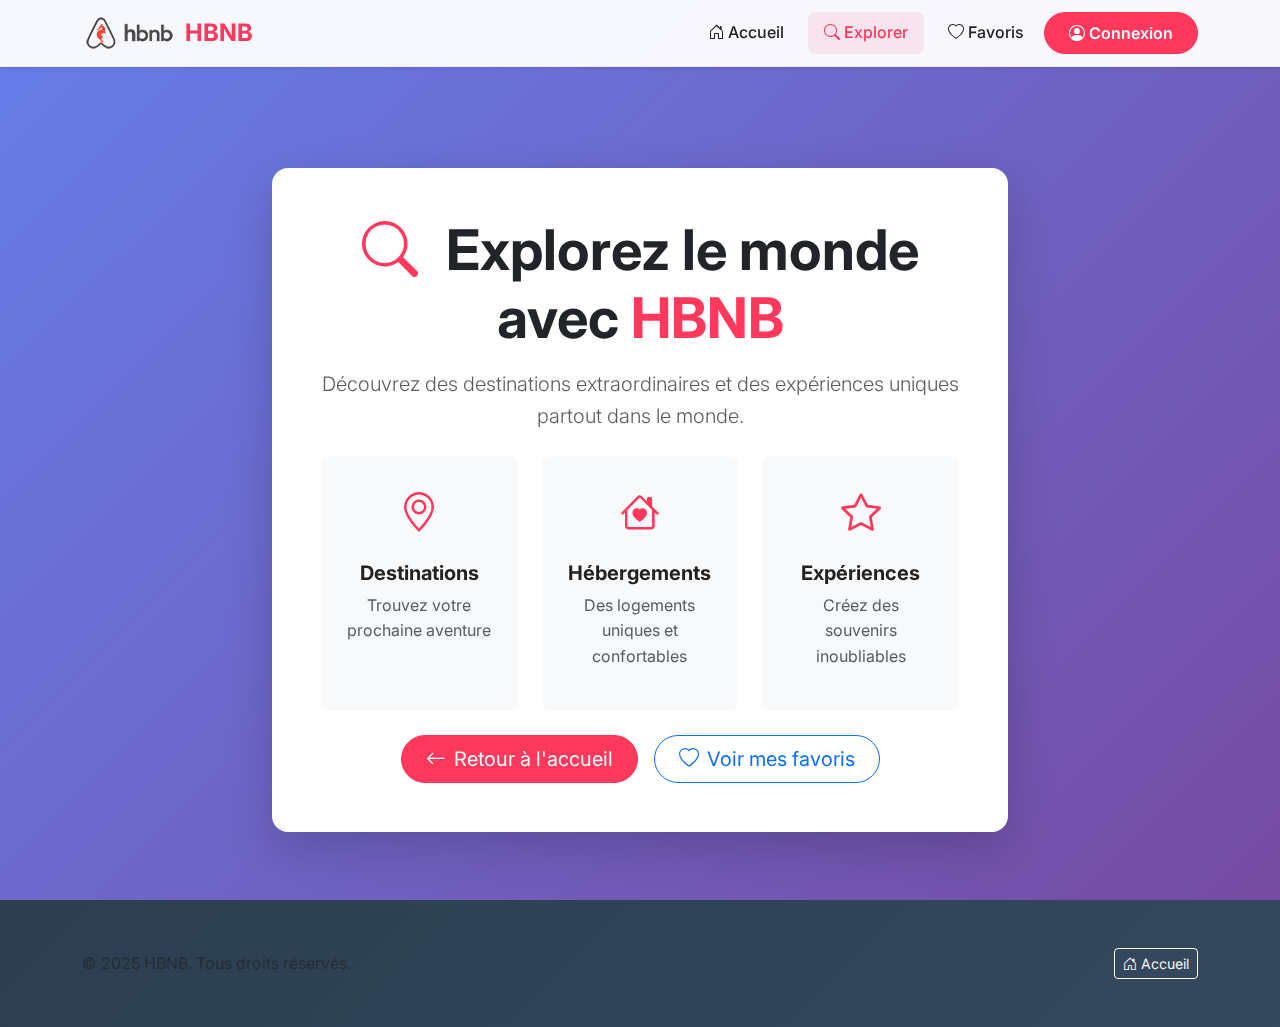
<file: part4/base_files/explorer.html>
<!DOCTYPE html>
<html lang="fr">
<head>
    <meta charset="UTF-8">
    <meta name="viewport" content="width=device-width, initial-scale=1.0">
    <title>HBNB - Explorer</title>
    
    <!-- Bootstrap 5 CSS -->
    <link href="https://cdn.jsdelivr.net/npm/bootstrap@5.3.2/dist/css/bootstrap.min.css" rel="stylesheet">
    <!-- Bootstrap Icons -->
    <link rel="stylesheet" href="https://cdn.jsdelivr.net/npm/bootstrap-icons@1.11.1/font/bootstrap-icons.css">
    <!-- Google Fonts -->
    <link href="https://fonts.googleapis.com/css2?family=Inter:wght@300;400;500;600;700&display=swap" rel="stylesheet">
    <!-- Custom CSS -->
    <link rel="stylesheet" href="css/style.css">
</head>
<body>
    <!-- Navigation -->
    <nav class="navbar navbar-expand-lg navbar-light bg-white fixed-top shadow-sm">
        <div class="container">
            <a class="navbar-brand d-flex align-items-center" href="index.html">
                <img src="images/logo.png" alt="HBNB" height="40" class="me-2">
                <span class="fw-bold text-primary">HBNB</span>
            </a>
            
            <button class="navbar-toggler" type="button" data-bs-toggle="collapse" data-bs-target="#navbarNav">
                <span class="navbar-toggler-icon"></span>
            </button>
            
            <div class="collapse navbar-collapse" id="navbarNav">
                <ul class="navbar-nav ms-auto">
                    <li class="nav-item">
                        <a class="nav-link" href="index.html"><i class="bi bi-house-door me-1"></i>Accueil</a>
                    </li>
                    <li class="nav-item">
                        <a class="nav-link active" href="#"><i class="bi bi-search me-1"></i>Explorer</a>
                    </li>
                    <li class="nav-item">
                        <a class="nav-link" href="favoris.html"><i class="bi bi-heart me-1"></i>Favoris</a>
                    </li>
                    <li class="nav-item">
                        <a class="btn btn-primary rounded-pill px-4" href="login.html">
                            <i class="bi bi-person-circle me-1"></i>Connexion
                        </a>
                    </li>
                </ul>
            </div>
        </div>
    </nav>

    <!-- Hero Section -->
    <section class="hero-section vh-100 d-flex align-items-center position-relative overflow-hidden">
        <div class="hero-background position-absolute w-100 h-100">
            <div class="explorer-showcase"></div>
        </div>
        
        <div class="container">
            <div class="row align-items-center">
                <div class="col-lg-8 mx-auto text-center">
                    <div class="hero-content bg-white bg-opacity-95 backdrop-blur p-5 rounded-4 shadow-lg">
                        <h1 class="display-4 fw-bold text-dark mb-3">
                            <i class="bi bi-search text-primary me-3"></i>
                            Explorez le monde avec <span class="text-primary">HBNB</span>
                        </h1>
                        <p class="lead text-muted mb-4">
                            Découvrez des destinations extraordinaires et des expériences uniques partout dans le monde.
                        </p>
                        
                        <div class="row g-4 mb-4">
                            <div class="col-md-4">
                                <div class="explorer-card p-4 rounded-3 bg-light">
                                    <i class="bi bi-geo-alt text-primary fs-1 mb-3"></i>
                                    <h5 class="fw-bold">Destinations</h5>
                                    <p class="text-muted">Trouvez votre prochaine aventure</p>
                                </div>
                            </div>
                            <div class="col-md-4">
                                <div class="explorer-card p-4 rounded-3 bg-light">
                                    <i class="bi bi-house-heart text-primary fs-1 mb-3"></i>
                                    <h5 class="fw-bold">Hébergements</h5>
                                    <p class="text-muted">Des logements uniques et confortables</p>
                                </div>
                            </div>
                            <div class="col-md-4">
                                <div class="explorer-card p-4 rounded-3 bg-light">
                                    <i class="bi bi-star text-primary fs-1 mb-3"></i>
                                    <h5 class="fw-bold">Expériences</h5>
                                    <p class="text-muted">Créez des souvenirs inoubliables</p>
                                </div>
                            </div>
                        </div>
                        
                        <div class="d-flex gap-3 justify-content-center">
                            <a href="index.html" class="btn btn-primary btn-lg rounded-pill px-4">
                                <i class="bi bi-arrow-left me-2"></i>Retour à l'accueil
                            </a>
                            <a href="favoris.html" class="btn btn-outline-primary btn-lg rounded-pill px-4">
                                <i class="bi bi-heart me-2"></i>Voir mes favoris
                            </a>
                        </div>
                    </div>
                </div>
            </div>
        </div>
    </section>

    <!-- Footer -->
    <footer class="bg-dark text-light py-5">
        <div class="container">
            <div class="row align-items-center">
                <div class="col-md-6">
                    <p class="text-muted mb-0">&copy; 2025 HBNB. Tous droits réservés.</p>
                </div>
                <div class="col-md-6 text-md-end">
                    <a href="index.html" class="btn btn-outline-light btn-sm">
                        <i class="bi bi-house-door me-1"></i>Accueil
                    </a>
                </div>
            </div>
        </div>
    </footer>

    <!-- Bootstrap 5 JS -->
    <script src="https://cdn.jsdelivr.net/npm/bootstrap@5.3.2/dist/js/bootstrap.bundle.min.js"></script>
    <!-- Custom JS -->
    <script src="js/scripts.js"></script>
</body>
</html>
</file>
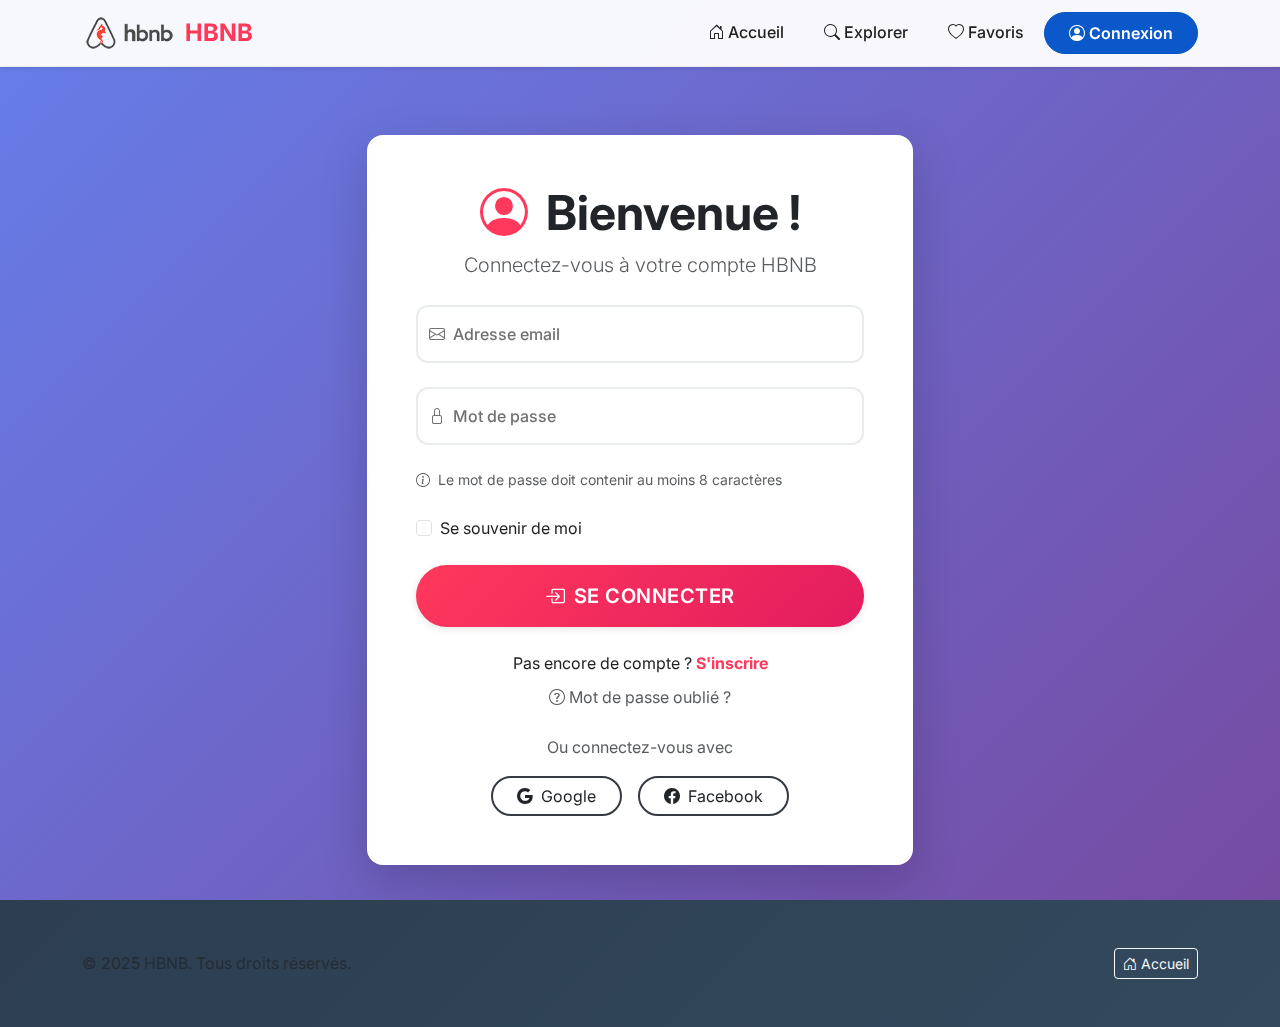
<file: part4/base_files/login.html>
<!DOCTYPE html>
<html lang="fr">
<head>
    <meta charset="UTF-8">
    <meta name="viewport" content="width=device-width, initial-scale=1.0">
    <title>HBNB - Connexion</title>
    
    <!-- Bootstrap 5 CSS -->
    <link href="https://cdn.jsdelivr.net/npm/bootstrap@5.3.2/dist/css/bootstrap.min.css" rel="stylesheet">
    <!-- Bootstrap Icons -->
    <link rel="stylesheet" href="https://cdn.jsdelivr.net/npm/bootstrap-icons@1.11.1/font/bootstrap-icons.css">
    <!-- Google Fonts -->
    <link href="https://fonts.googleapis.com/css2?family=Inter:wght@300;400;500;600;700&display=swap" rel="stylesheet">
    <!-- Custom CSS -->
    <link rel="stylesheet" href="css/style.css">
</head>
<body>
    <!-- Navigation -->
    <nav class="navbar navbar-expand-lg navbar-light bg-white fixed-top shadow-sm">
        <div class="container">
            <a class="navbar-brand d-flex align-items-center" href="index.html">
                <img src="images/logo.png" alt="HBNB" height="40" class="me-2">
                <span class="fw-bold text-primary">HBNB</span>
            </a>
            
            <button class="navbar-toggler" type="button" data-bs-toggle="collapse" data-bs-target="#navbarNav">
                <span class="navbar-toggler-icon"></span>
            </button>
            
            <div class="collapse navbar-collapse" id="navbarNav">
                <ul class="navbar-nav ms-auto">
                    <li class="nav-item">
                        <a class="nav-link" href="index.html"><i class="bi bi-house-door me-1"></i>Accueil</a>
                    </li>
                    <li class="nav-item">
                        <a class="nav-link" href="explorer.html"><i class="bi bi-search me-1"></i>Explorer</a>
                    </li>
                    <li class="nav-item">
                        <a class="nav-link" href="favoris.html"><i class="bi bi-heart me-1"></i>Favoris</a>
                    </li>
                    <li class="nav-item">
                        <a class="btn btn-primary rounded-pill px-4 active" href="#">
                            <i class="bi bi-person-circle me-1"></i>Connexion
                        </a>
                    </li>
                </ul>
            </div>
        </div>
    </nav>

    <!-- Login Section -->
    <section class="hero-section vh-100 d-flex align-items-center position-relative overflow-hidden">
        <div class="hero-background position-absolute w-100 h-100">
            <div class="login-showcase"></div>
        </div>
        
        <div class="container">
            <div class="row align-items-center">
                <div class="col-lg-6 mx-auto">
                    <div class="hero-content bg-white bg-opacity-95 backdrop-blur p-5 rounded-4 shadow-lg">
                        <div class="text-center mb-4">
                            <h1 class="display-5 fw-bold text-dark mb-2">
                                <i class="bi bi-person-circle text-primary me-2"></i>
                                Bienvenue !
                            </h1>
                            <p class="lead text-muted">Connectez-vous à votre compte HBNB</p>
                        </div>
                        
                        <form id="login-form" class="login-form">
                            <div class="mb-4">
                                <div class="form-floating">
                                    <input type="email" class="form-control" id="email" placeholder="votre@email.com" required>
                                    <label for="email">
                                        <i class="bi bi-envelope me-2"></i>Adresse email
                                    </label>
                                </div>
                            </div>
                            
                            <div class="mb-4">
                                <div class="form-floating">
                                    <input type="password" class="form-control" id="password" placeholder="••••••••" required>
                                    <label for="password">
                                        <i class="bi bi-lock me-2"></i>Mot de passe
                                    </label>
                                </div>
                                <div class="form-text">
                                    <i class="bi bi-info-circle me-1"></i>
                                    Le mot de passe doit contenir au moins 8 caractères
                                </div>
                            </div>
                            
                            <div class="mb-4">
                                <div class="form-check">
                                    <input class="form-check-input" type="checkbox" id="remember">
                                    <label class="form-check-label" for="remember">
                                        Se souvenir de moi
                                    </label>
                                </div>
                            </div>
                            
                            <div class="d-grid mb-4">
                                <button type="submit" class="btn btn-primary btn-lg rounded-pill py-3">
                                    <i class="bi bi-box-arrow-in-right me-2"></i>Se connecter
                                </button>
                            </div>
                            
                            <div class="text-center">
                                <p class="mb-2">
                                    Pas encore de compte ? 
                                    <a href="register.html" class="text-primary text-decoration-none fw-bold">
                                        S'inscrire
                                    </a>
                                </p>
                                <p class="mb-0">
                                    <a href="forgot-password.html" class="text-muted text-decoration-none">
                                        <i class="bi bi-question-circle me-1"></i>Mot de passe oublié ?
                                    </a>
                                </p>
                            </div>
                        </form>
                        
                        <div class="text-center mt-4">
                            <p class="text-muted mb-3">Ou connectez-vous avec</p>
                            <div class="d-flex gap-3 justify-content-center">
                                <button class="btn btn-outline-dark rounded-pill px-4">
                                    <i class="bi bi-google me-2"></i>Google
                                </button>
                                <button class="btn btn-outline-dark rounded-pill px-4">
                                    <i class="bi bi-facebook me-2"></i>Facebook
                                </button>
                            </div>
                        </div>
                    </div>
                </div>
            </div>
        </div>
    </section>

    <!-- Footer -->
    <footer class="bg-dark text-light py-5">
        <div class="container">
            <div class="row align-items-center">
                <div class="col-md-6">
                    <p class="text-muted mb-0">&copy; 2025 HBNB. Tous droits réservés.</p>
                </div>
                <div class="col-md-6 text-md-end">
                    <a href="index.html" class="btn btn-outline-light btn-sm">
                        <i class="bi bi-house-door me-1"></i>Accueil
                    </a>
                </div>
            </div>
        </div>
    </footer>

    <!-- Bootstrap 5 JS -->
    <script src="https://cdn.jsdelivr.net/npm/bootstrap@5.3.2/dist/js/bootstrap.bundle.min.js"></script>
    <!-- Custom JS -->
    <script src="js/scripts.js"></script>
</body>
</html>
</file>
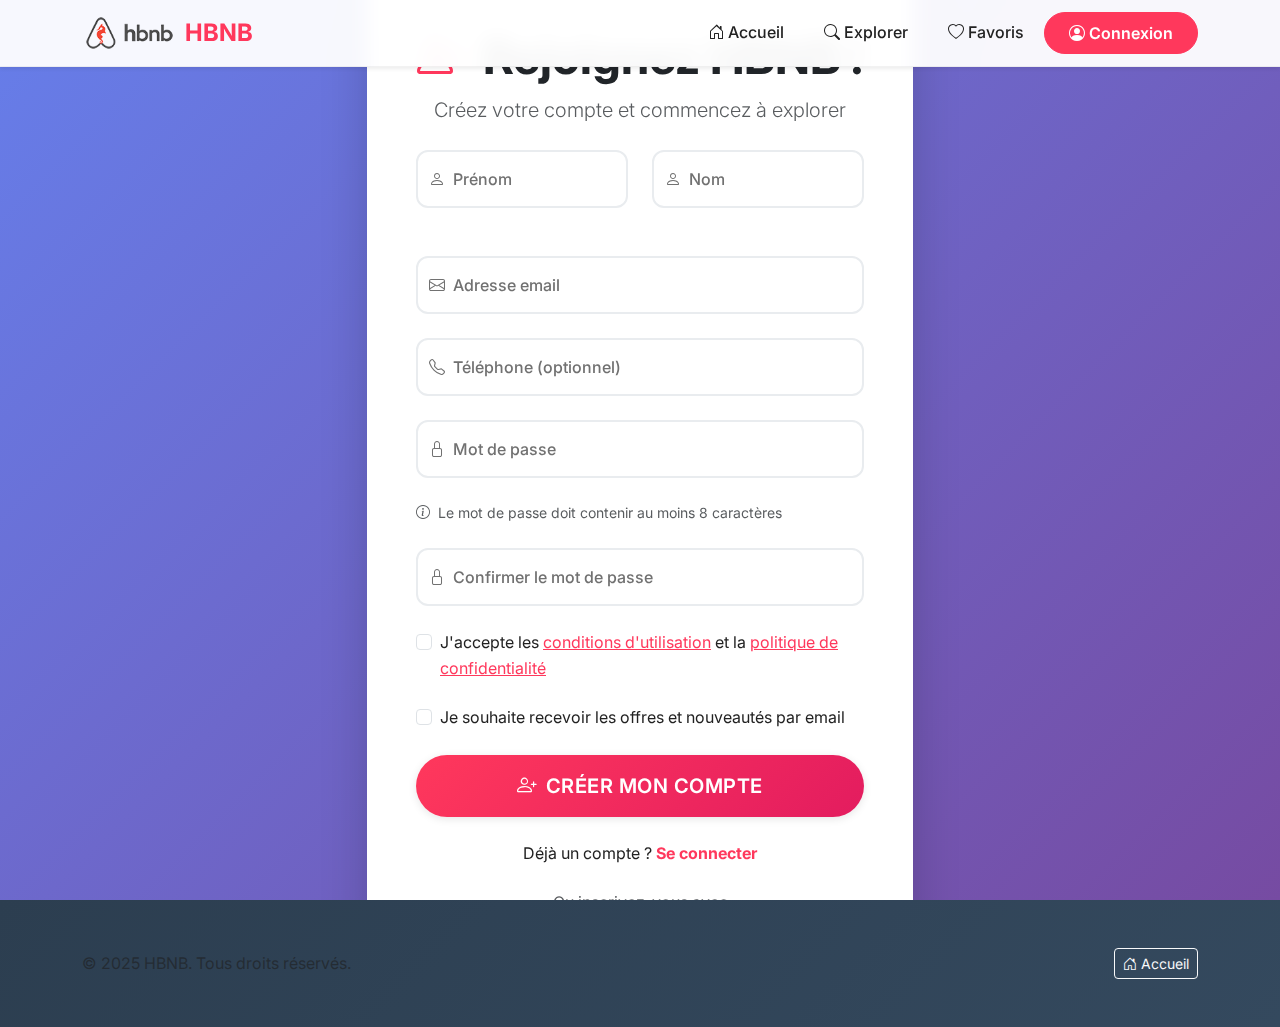
<file: part4/base_files/register.html>
<!DOCTYPE html>
<html lang="fr">
<head>
    <meta charset="UTF-8">
    <meta name="viewport" content="width=device-width, initial-scale=1.0">
    <title>HBNB - Inscription</title>
    
    <!-- Bootstrap 5 CSS -->
    <link href="https://cdn.jsdelivr.net/npm/bootstrap@5.3.2/dist/css/bootstrap.min.css" rel="stylesheet">
    <!-- Bootstrap Icons -->
    <link rel="stylesheet" href="https://cdn.jsdelivr.net/npm/bootstrap-icons@1.11.1/font/bootstrap-icons.css">
    <!-- Google Fonts -->
    <link href="https://fonts.googleapis.com/css2?family=Inter:wght@300;400;500;600;700&display=swap" rel="stylesheet">
    <!-- Custom CSS -->
    <link rel="stylesheet" href="css/style.css">
</head>
<body>
    <!-- Navigation -->
    <nav class="navbar navbar-expand-lg navbar-light bg-white fixed-top shadow-sm">
        <div class="container">
            <a class="navbar-brand d-flex align-items-center" href="index.html">
                <img src="images/logo.png" alt="HBNB" height="40" class="me-2">
                <span class="fw-bold text-primary">HBNB</span>
            </a>
            
            <button class="navbar-toggler" type="button" data-bs-toggle="collapse" data-bs-target="#navbarNav">
                <span class="navbar-toggler-icon"></span>
            </button>
            
            <div class="collapse navbar-collapse" id="navbarNav">
                <ul class="navbar-nav ms-auto">
                    <li class="nav-item">
                        <a class="nav-link" href="index.html"><i class="bi bi-house-door me-1"></i>Accueil</a>
                    </li>
                    <li class="nav-item">
                        <a class="nav-link" href="explorer.html"><i class="bi bi-search me-1"></i>Explorer</a>
                    </li>
                    <li class="nav-item">
                        <a class="nav-link" href="favoris.html"><i class="bi bi-heart me-1"></i>Favoris</a>
                    </li>
                    <li class="nav-item">
                        <a class="btn btn-primary rounded-pill px-4" href="login.html">
                            <i class="bi bi-person-circle me-1"></i>Connexion
                        </a>
                    </li>
                </ul>
            </div>
        </div>
    </nav>

    <!-- Register Section -->
    <section class="hero-section vh-100 d-flex align-items-center position-relative overflow-hidden">
        <div class="hero-background position-absolute w-100 h-100">
            <div class="register-showcase"></div>
        </div>
        
        <div class="container">
            <div class="row align-items-center">
                <div class="col-lg-6 mx-auto">
                    <div class="hero-content bg-white bg-opacity-95 backdrop-blur p-5 rounded-4 shadow-lg">
                        <div class="text-center mb-4">
                            <h1 class="display-5 fw-bold text-dark mb-2">
                                <i class="bi bi-person-plus text-primary me-2"></i>
                                Rejoignez HBNB !
                            </h1>
                            <p class="lead text-muted">Créez votre compte et commencez à explorer</p>
                        </div>
                        
                        <form id="register-form" class="register-form">
                            <div class="row">
                                <div class="col-md-6 mb-4">
                                    <div class="form-floating">
                                        <input type="text" class="form-control" id="firstName" placeholder="Prénom" required>
                                        <label for="firstName">
                                            <i class="bi bi-person me-2"></i>Prénom
                                        </label>
                                    </div>
                                </div>
                                <div class="col-md-6 mb-4">
                                    <div class="form-floating">
                                        <input type="text" class="form-control" id="lastName" placeholder="Nom" required>
                                        <label for="lastName">
                                            <i class="bi bi-person me-2"></i>Nom
                                        </label>
                                    </div>
                                </div>
                            </div>
                            
                            <div class="mb-4">
                                <div class="form-floating">
                                    <input type="email" class="form-control" id="email" placeholder="votre@email.com" required>
                                    <label for="email">
                                        <i class="bi bi-envelope me-2"></i>Adresse email
                                    </label>
                                </div>
                            </div>
                            
                            <div class="mb-4">
                                <div class="form-floating">
                                    <input type="tel" class="form-control" id="phone" placeholder="+33 6 12 34 56 78">
                                    <label for="phone">
                                        <i class="bi bi-telephone me-2"></i>Téléphone (optionnel)
                                    </label>
                                </div>
                            </div>
                            
                            <div class="mb-4">
                                <div class="form-floating">
                                    <input type="password" class="form-control" id="password" placeholder="••••••••" required>
                                    <label for="password">
                                        <i class="bi bi-lock me-2"></i>Mot de passe
                                    </label>
                                </div>
                                <div class="form-text">
                                    <i class="bi bi-info-circle me-1"></i>
                                    Le mot de passe doit contenir au moins 8 caractères
                                </div>
                            </div>
                            
                            <div class="mb-4">
                                <div class="form-floating">
                                    <input type="password" class="form-control" id="confirmPassword" placeholder="••••••••" required>
                                    <label for="confirmPassword">
                                        <i class="bi bi-lock me-2"></i>Confirmer le mot de passe
                                    </label>
                                </div>
                            </div>
                            
                            <div class="mb-4">
                                <div class="form-check">
                                    <input class="form-check-input" type="checkbox" id="terms" required>
                                    <label class="form-check-label" for="terms">
                                        J'accepte les <a href="#" class="text-primary">conditions d'utilisation</a> et la 
                                        <a href="#" class="text-primary">politique de confidentialité</a>
                                    </label>
                                </div>
                            </div>
                            
                            <div class="mb-4">
                                <div class="form-check">
                                    <input class="form-check-input" type="checkbox" id="newsletter">
                                    <label class="form-check-label" for="newsletter">
                                        Je souhaite recevoir les offres et nouveautés par email
                                    </label>
                                </div>
                            </div>
                            
                            <div class="d-grid mb-4">
                                <button type="submit" class="btn btn-primary btn-lg rounded-pill py-3">
                                    <i class="bi bi-person-plus me-2"></i>Créer mon compte
                                </button>
                            </div>
                            
                            <div class="text-center">
                                <p class="mb-0">
                                    Déjà un compte ? 
                                    <a href="login.html" class="text-primary text-decoration-none fw-bold">
                                        Se connecter
                                    </a>
                                </p>
                            </div>
                        </form>
                        
                        <div class="text-center mt-4">
                            <p class="text-muted mb-3">Ou inscrivez-vous avec</p>
                            <div class="d-flex gap-3 justify-content-center">
                                <button class="btn btn-outline-dark rounded-pill px-4">
                                    <i class="bi bi-google me-2"></i>Google
                                </button>
                                <button class="btn btn-outline-dark rounded-pill px-4">
                                    <i class="bi bi-facebook me-2"></i>Facebook
                                </button>
                            </div>
                        </div>
                    </div>
                </div>
            </div>
        </div>
    </section>

    <!-- Footer -->
    <footer class="bg-dark text-light py-5">
        <div class="container">
            <div class="row align-items-center">
                <div class="col-md-6">
                    <p class="text-muted mb-0">&copy; 2025 HBNB. Tous droits réservés.</p>
                </div>
                <div class="col-md-6 text-md-end">
                    <a href="index.html" class="btn btn-outline-light btn-sm">
                        <i class="bi bi-house-door me-1"></i>Accueil
                    </a>
                </div>
            </div>
        </div>
    </footer>

    <!-- Bootstrap 5 JS -->
    <script src="https://cdn.jsdelivr.net/npm/bootstrap@5.3.2/dist/js/bootstrap.bundle.min.js"></script>
    <!-- Custom JS -->
    <script src="js/scripts.js"></script>
</body>
</html>
</file>
<file: part4/base_files/css/style.css>
/* Modern HBNB Styles 2025 - Clean Version */

/* Custom Properties */
:root {
    --primary-color: #FF385C;
    --secondary-color: #00A699;
    --accent-color: #FF5A5F;
    --dark-color: #222222;
    --light-color: #F7F7F7;
    --gray-color: #717171;
    --white: #FFFFFF;
    --shadow-sm: 0 2px 8px rgba(0, 0, 0, 0.1);
    --shadow-md: 0 4px 16px rgba(0, 0, 0, 0.15);
    --shadow-lg: 0 8px 32px rgba(0, 0, 0, 0.2);
    --border-radius: 12px;
    --transition: all 0.3s cubic-bezier(0.4, 0, 0.2, 1);
}

/* Global Styles */
* {
    font-family: 'Inter', -apple-system, BlinkMacSystemFont, 'Segoe UI', Roboto, sans-serif;
    box-sizing: border-box;
}

body {
    line-height: 1.6;
    color: var(--dark-color);
    overflow-x: hidden;
    margin: 0;
    padding: 0;
}

/* Custom Scrollbar */
::-webkit-scrollbar {
    width: 8px;
}

::-webkit-scrollbar-track {
    background: #f1f1f1;
}

::-webkit-scrollbar-thumb {
    background: var(--primary-color);
    border-radius: 4px;
}

::-webkit-scrollbar-thumb:hover {
    background: #E31C5F;
}

/* Navigation Styles */
.navbar {
    backdrop-filter: blur(10px);
    background: rgba(255, 255, 255, 0.95) !important;
    border-bottom: 1px solid rgba(0, 0, 0, 0.05);
    transition: var(--transition);
    position: fixed;
    top: 0;
    left: 0;
    right: 0;
    z-index: 1030;
}

.navbar-brand {
    font-weight: 700;
    font-size: 1.5rem;
}

.navbar-nav .nav-link {
    font-weight: 500;
    color: var(--dark-color) !important;
    transition: var(--transition);
    padding: 0.5rem 1rem !important;
    border-radius: 8px;
    margin: 0 0.25rem;
}

.navbar-nav .nav-link:hover,
.navbar-nav .nav-link.active {
    color: var(--primary-color) !important;
    background: rgba(255, 56, 92, 0.1);
}

.navbar-nav .btn {
    font-weight: 600;
    padding: 0.5rem 1.5rem;
    border-radius: 50px;
    transition: var(--transition);
}

.navbar-nav .btn:hover {
    transform: translateY(-2px);
    box-shadow: var(--shadow-md);
}

/* Hero Section - Fixed Positioning */
.hero-section {
    position: relative;
    min-height: 100vh;
    padding-top: 100px; /* Increased to avoid navbar overlap */
    display: flex;
    align-items: center;
    overflow: hidden;
    margin-bottom: 0; /* Ensure no extra margin */
}

.hero-background {
    position: absolute;
    top: 0;
    left: 0;
    width: 100%;
    height: 100%;
    z-index: 1;
}

.kitchen-showcase {
    width: 100%;
    height: 100%;
    background: linear-gradient(135deg, #f8f9fa 0%, #e9ecef 100%);
    position: relative;
}

.explorer-showcase {
    width: 100%;
    height: 100%;
    background: linear-gradient(135deg, #667eea 0%, #764ba2 100%);
    position: relative;
}

.favorites-showcase {
    width: 100%;
    height: 100%;
    background: linear-gradient(135deg, #ff6b6b 0%, #ee5a24 100%);
    position: relative;
}

.login-showcase {
    width: 100%;
    height: 100%;
    background: linear-gradient(135deg, #667eea 0%, #764ba2 100%);
    position: relative;
}

.register-showcase {
    width: 100%;
    height: 100%;
    background: linear-gradient(135deg, #667eea 0%, #764ba2 100%);
    position: relative;
}

.hero-content {
    position: relative;
    z-index: 10;
    background: rgba(255, 255, 255, 0.95);
    backdrop-filter: blur(20px);
    border: 1px solid rgba(255, 255, 255, 0.2);
    border-radius: var(--border-radius);
    padding: 2rem;
    box-shadow: var(--shadow-lg);
    margin: 0; /* Remove any margin */
}

.hero-content h1 {
    font-weight: 700;
    line-height: 1.2;
    margin-bottom: 1rem;
}

.hero-content .text-primary {
    color: var(--primary-color) !important;
}

/* Search Form Styles */
.search-form {
    position: relative;
    z-index: 5;
}

.search-form .form-floating {
    margin-bottom: 1rem;
}

.search-form .form-control,
.search-form .form-select {
    border: 2px solid #e9ecef;
    border-radius: var(--border-radius);
    padding: 1rem 1.25rem;
    font-size: 1rem;
    transition: var(--transition);
    background: var(--white);
    position: relative;
    z-index: 1;
}

.search-form .form-control:focus,
.search-form .form-select:focus {
    border-color: var(--primary-color);
    box-shadow: 0 0 0 0.2rem rgba(255, 56, 92, 0.25);
    outline: none;
    z-index: 2;
}

.search-form .form-floating label {
    color: var(--gray-color);
    font-weight: 500;
    z-index: 3;
}

.search-form .btn-primary {
    background: linear-gradient(135deg, var(--primary-color) 0%, #E31C5F 100%);
    border: none;
    font-weight: 600;
    text-transform: uppercase;
    letter-spacing: 0.5px;
    transition: var(--transition);
    box-shadow: var(--shadow-sm);
    position: relative;
    z-index: 1;
}

.search-form .btn-primary:hover {
    background: linear-gradient(135deg, #E31C5F 0%, #D70466 100%);
    transform: translateY(-2px);
    box-shadow: var(--shadow-lg);
}

/* Kitchen Preview - Fixed Positioning */
.kitchen-preview {
    position: relative;
    height: 400px;
    display: flex;
    align-items: center;
    justify-content: center;
    z-index: 2;
}

.kitchen-island {
    position: absolute;
    bottom: 20%;
    left: 10%;
    right: 10%;
    height: 15%;
    background: linear-gradient(45deg, #FFFFFF 0%, #F8F9FA 100%);
    border-radius: 20px;
    box-shadow: var(--shadow-lg);
    z-index: 3;
}

.kitchen-stools {
    position: absolute;
    bottom: 8%;
    left: 15%;
    right: 15%;
    z-index: 4;
    display: flex;
    justify-content: space-around;
}

.stool {
    width: 50px;
    height: 70px;
    background: linear-gradient(45deg, #FFFFFF 0%, #F8F9FA 100%);
    border-radius: 50% 50% 0 0;
    box-shadow: var(--shadow-md);
}

.kitchen-appliances {
    position: absolute;
    top: 20%;
    right: 10%;
    z-index: 2;
}

.appliance {
    position: absolute;
    background: var(--white);
    border-radius: 8px;
    box-shadow: var(--shadow-md);
}

.appliance.fridge {
    width: 60px;
    height: 100px;
    background: linear-gradient(45deg, #F8F9FA 0%, #E9ECEF 100%);
    top: 0;
    right: 0;
}

.appliance.microwave {
    width: 50px;
    height: 35px;
    top: 20px;
    right: 70px;
}

.appliance.coffee-maker {
    width: 40px;
    height: 30px;
    top: 60px;
    right: 70px;
}

/* Explorer Cards */
.explorer-card {
    transition: var(--transition);
    cursor: pointer;
    border: 1px solid rgba(255, 255, 255, 0.2);
    background: rgba(255, 255, 255, 0.9);
    backdrop-filter: blur(10px);
    border-radius: var(--border-radius);
    padding: 1.5rem;
    text-align: center;
    height: 100%;
    position: relative;
    z-index: 1;
}

.explorer-card:hover {
    transform: translateY(-5px);
    box-shadow: var(--shadow-lg);
    background: rgba(255, 255, 255, 0.95);
    z-index: 2;
}

.explorer-card i {
    transition: var(--transition);
    font-size: 2.5rem;
    margin-bottom: 1rem;
    display: block;
}

.explorer-card:hover i {
    transform: scale(1.2);
}

/* Favorite Cards */
.favorite-card {
    transition: var(--transition);
    cursor: pointer;
    border: 1px solid rgba(255, 255, 255, 0.2);
    background: rgba(255, 255, 255, 0.9);
    backdrop-filter: blur(10px);
    border-radius: var(--border-radius);
    padding: 1rem;
    height: 100%;
    position: relative;
    z-index: 1;
}

.favorite-card:hover {
    transform: translateY(-5px);
    box-shadow: var(--shadow-lg);
    z-index: 2;
}

.favorite-card img {
    transition: var(--transition);
    border-radius: var(--border-radius);
    width: 100%;
    height: 150px;
    object-fit: cover;
    margin-bottom: 1rem;
}

.favorite-card:hover img {
    transform: scale(1.05);
}

.favorite-card .position-absolute {
    transition: var(--transition);
}

.favorite-card:hover .position-absolute {
    transform: scale(1.1);
}

/* Login/Register Form Styles */
.login-form .form-floating,
.register-form .form-floating {
    margin-bottom: 1.5rem;
}

.login-form .form-control,
.register-form .form-control {
    border: 2px solid #e9ecef;
    border-radius: var(--border-radius);
    padding: 1rem 1.25rem;
    font-size: 1rem;
    transition: var(--transition);
    background: var(--white);
    position: relative;
    z-index: 1;
}

.login-form .form-control:focus,
.register-form .form-control:focus {
    border-color: var(--primary-color);
    box-shadow: 0 0 0 0.2rem rgba(255, 56, 92, 0.25);
    outline: none;
    z-index: 2;
}

.login-form .form-floating label,
.register-form .form-floating label {
    color: var(--gray-color);
    font-weight: 500;
    z-index: 3;
}

.login-form .btn-primary,
.register-form .btn-primary {
    background: linear-gradient(135deg, var(--primary-color) 0%, #E31C5F 100%);
    border: none;
    font-weight: 600;
    text-transform: uppercase;
    letter-spacing: 0.5px;
    transition: var(--transition);
    box-shadow: var(--shadow-sm);
    position: relative;
    z-index: 1;
}

.login-form .btn-primary:hover,
.register-form .btn-primary:hover {
    background: linear-gradient(135deg, #E31C5F 0%, #D70466 100%);
    transform: translateY(-2px);
    box-shadow: var(--shadow-lg);
}

/* Features Section - Fixed Positioning */
.py-5.bg-light {
    position: relative;
    z-index: 1;
    margin-top: 0;
    padding-top: 3rem;
    padding-bottom: 3rem;
}

/* Features Section */
.feature-icon {
    transition: var(--transition);
}

.card {
    transition: var(--transition);
    border: none;
    border-radius: var(--border-radius);
    height: 100%;
    position: relative;
    z-index: 1;
}

.card:hover {
    transform: translateY(-5px);
    box-shadow: var(--shadow-lg);
    z-index: 2;
}

.card-body {
    padding: 2rem;
}

/* Destination Cards */
.destination-card {
    height: 250px;
    transition: var(--transition);
    cursor: pointer;
    border-radius: var(--border-radius);
    overflow: hidden;
    position: relative;
    z-index: 1;
}

.destination-card:hover {
    transform: translateY(-5px);
    box-shadow: var(--shadow-lg);
    z-index: 2;
}

.destination-card img {
    transition: var(--transition);
    width: 100%;
    height: 100%;
    object-fit: cover;
}

.destination-card:hover img {
    transform: scale(1.05);
}

.destination-overlay {
    background: linear-gradient(transparent, rgba(0, 0, 0, 0.7));
    position: absolute;
    bottom: 0;
    left: 0;
    right: 0;
    z-index: 2;
    padding: 1rem;
}

/* Footer Styles - Compact Version */
footer {
    background: linear-gradient(135deg, #2C3E50 0%, #34495E 100%);
    color: var(--white);
    padding: 2rem 0 1rem;
    margin-top: 0; /* Remove top margin */
    position: relative;
    z-index: 1;
}

footer a {
    transition: var(--transition);
    color: rgba(255, 255, 255, 0.8);
}

footer a:hover {
    color: var(--primary-color) !important;
    text-decoration: none;
}

.social-links a {
    transition: var(--transition);
    display: inline-block;
    margin: 0 0.5rem;
}

.social-links a:hover {
    transform: translateY(-2px);
    color: var(--primary-color) !important;
}

/* Form Validation Styles */
.form-control.is-valid {
    border-color: #198754;
    box-shadow: 0 0 0 0.2rem rgba(25, 135, 84, 0.25);
}

.form-control.is-invalid {
    border-color: #dc3545;
    box-shadow: 0 0 0 0.2rem rgba(220, 53, 69, 0.25);
}

.invalid-feedback {
    display: block;
    color: #dc3545;
    font-size: 0.875rem;
    margin-top: 0.25rem;
}

/* Social Login Buttons */
.btn-outline-dark {
    border: 2px solid #343a40;
    transition: var(--transition);
}

.btn-outline-dark:hover {
    background-color: #343a40;
    border-color: #343a40;
    transform: translateY(-2px);
    box-shadow: var(--shadow-md);
}

/* Checkbox Styles */
.form-check-input:checked {
    background-color: var(--primary-color);
    border-color: var(--primary-color);
}

.form-check-input:focus {
    box-shadow: 0 0 0 0.2rem rgba(255, 56, 92, 0.25);
}

/* Link Styles */
.text-primary.text-decoration-none:hover {
    text-decoration: underline !important;
}

/* Animations */
@keyframes fadeInUp {
    from {
        opacity: 0;
        transform: translateY(30px);
    }
    to {
        opacity: 1;
        transform: translateY(0);
    }
}

@keyframes slideInLeft {
    from {
        opacity: 0;
        transform: translateX(-30px);
    }
    to {
        opacity: 1;
        transform: translateX(0);
    }
}

@keyframes slideInRight {
    from {
        opacity: 0;
        transform: translateX(30px);
    }
    to {
        opacity: 1;
        transform: translateX(0);
    }
}

@keyframes pulse {
    0%, 100% {
        opacity: 1;
    }
    50% {
        opacity: .5;
    }
}

@keyframes bounce {
    0%, 20%, 53%, 80%, 100% {
        transform: translate3d(0,0,0);
    }
    40%, 43% {
        transform: translate3d(0, -30px, 0);
    }
    70% {
        transform: translate3d(0, -15px, 0);
    }
    90% {
        transform: translate3d(0, -4px, 0);
    }
}

@keyframes floating {
    0%, 100% {
        transform: translateY(0px);
    }
    50% {
        transform: translateY(-10px);
    }
}

@keyframes spin {
    to {
        transform: rotate(360deg);
    }
}

/* Animation Classes */
.animate-fade-in-up {
    animation: fadeInUp 0.8s ease-out;
}

.animate-slide-in-left {
    animation: slideInLeft 0.8s ease-out;
}

.animate-slide-in-right {
    animation: slideInRight 0.8s ease-out;
}

.animate-pulse {
    animation: pulse 2s cubic-bezier(0.4, 0, 0.6, 1) infinite;
}

.animate-bounce {
    animation: bounce 1s infinite;
}

.floating {
    animation: floating 3s ease-in-out infinite;
}

/* Loading States */
.loading {
    display: inline-block;
    width: 20px;
    height: 20px;
    border: 3px solid rgba(255, 255, 255, 0.3);
    border-radius: 50%;
    border-top-color: var(--white);
    animation: spin 1s ease-in-out infinite;
}

/* Focus States */
.form-control:focus,
.form-select:focus,
.btn:focus {
    box-shadow: 0 0 0 0.2rem rgba(255, 56, 92, 0.25);
}

/* Hover Effects */
.btn:hover {
    transform: translateY(-1px);
}

.card:hover .feature-icon {
    transform: scale(1.1);
}

/* Custom Bootstrap Overrides */
.btn-primary {
    background-color: var(--primary-color);
    border-color: var(--primary-color);
}

.btn-primary:hover {
    background-color: #E31C5F;
    border-color: #E31C5F;
}

.text-primary {
    color: var(--primary-color) !important;
}

.bg-primary {
    background-color: var(--primary-color) !important;
}

/* Utility Classes */
.backdrop-blur {
    backdrop-filter: blur(10px);
}

.text-gradient {
    background: linear-gradient(135deg, var(--primary-color) 0%, #E31C5F 100%);
    -webkit-background-clip: text;
    -webkit-text-fill-color: transparent;
    background-clip: text;
}

.border-gradient {
    border: 2px solid;
    border-image: linear-gradient(135deg, var(--primary-color) 0%, #E31C5F 100%) 1;
}

.glass-effect {
    background: rgba(255, 255, 255, 0.1);
    backdrop-filter: blur(10px);
    border: 1px solid rgba(255, 255, 255, 0.2);
    border-radius: var(--border-radius);
}

/* Anti-Superposition Styles */
section {
    position: relative;
    z-index: 1;
}

.container {
    position: relative;
    z-index: 2;
}

.row {
    position: relative;
    z-index: 3;
}

.col-lg-6,
.col-lg-8,
.col-md-4,
.col-md-6 {
    position: relative;
    z-index: 4;
}

/* Specific Anti-Superposition Fixes */
.hero-section .container {
    z-index: 15;
}

.hero-section .row {
    z-index: 16;
}

.hero-section .col-lg-6 {
    z-index: 17;
}

.py-5.bg-light .container {
    z-index: 5;
}

.py-5.bg-light .row {
    z-index: 6;
}

.py-5.bg-light .col-md-4 {
    z-index: 7;
}

/* Additional Anti-Superposition Fixes */
.display-4,
.display-5,
.lead {
    position: relative;
    z-index: 10;
}

.form-floating {
    position: relative;
    z-index: 5;
}

.btn {
    position: relative;
    z-index: 6;
}

.card {
    position: relative;
    z-index: 8;
}

/* Responsive Design */
@media (max-width: 991.98px) {
    .hero-section {
        min-height: auto;
        padding: 120px 0 60px;
    }
    
    .hero-content {
        margin-bottom: 2rem;
    }
    
    .kitchen-preview {
        height: 300px;
        margin-top: 2rem;
    }
    
    .explorer-card,
    .favorite-card {
        margin-bottom: 1rem;
    }
    
    /* Compact footer for tablets */
    footer {
        padding: 1.5rem 0 0.75rem;
    }
    
    footer .row {
        margin-bottom: 1rem;
    }
}

@media (max-width: 767.98px) {
    .hero-content {
        padding: 1.5rem !important;
    }
    
    .hero-content h1 {
        font-size: 2rem;
    }
    
    .kitchen-preview {
        height: 200px;
    }
    
    .destination-card {
        height: 200px;
    }
    
    .login-form,
    .register-form {
        padding: 1.5rem !important;
    }
    
    .explorer-card,
    .favorite-card {
        padding: 1rem !important;
    }
    
    /* Very compact footer for mobile */
    footer {
        padding: 1rem 0 0.5rem;
        margin-top: 1rem;
    }
    
    footer .row {
        margin-bottom: 0.5rem;
    }
    
    footer h5,
    footer h6 {
        font-size: 0.9rem;
        margin-bottom: 0.5rem;
    }
    
    footer p,
    footer li {
        font-size: 0.8rem;
        margin-bottom: 0.25rem;
    }
    
    footer .social-links {
        margin-top: 0.5rem;
    }
    
    footer .social-links a {
        font-size: 1.2rem;
        margin: 0 0.25rem;
    }
}

@media (max-width: 575.98px) {
    .navbar-brand {
        font-size: 1.25rem;
    }
    
    .hero-content h1 {
        font-size: 1.75rem;
    }
    
    .search-form .btn {
        padding: 0.75rem 1.5rem;
    }
    
    /* Ultra compact footer for small mobile */
    footer {
        padding: 0.75rem 0 0.25rem;
    }
    
    footer .container {
        padding: 0 1rem;
    }
    
    footer .row {
        margin-bottom: 0.25rem;
    }
    
    footer h5,
    footer h6 {
        font-size: 0.8rem;
        margin-bottom: 0.25rem;
    }
    
    footer p,
    footer li {
        font-size: 0.75rem;
        margin-bottom: 0.125rem;
    }
    
    footer .social-links a {
        font-size: 1rem;
        margin: 0 0.125rem;
    }
}
</file>
